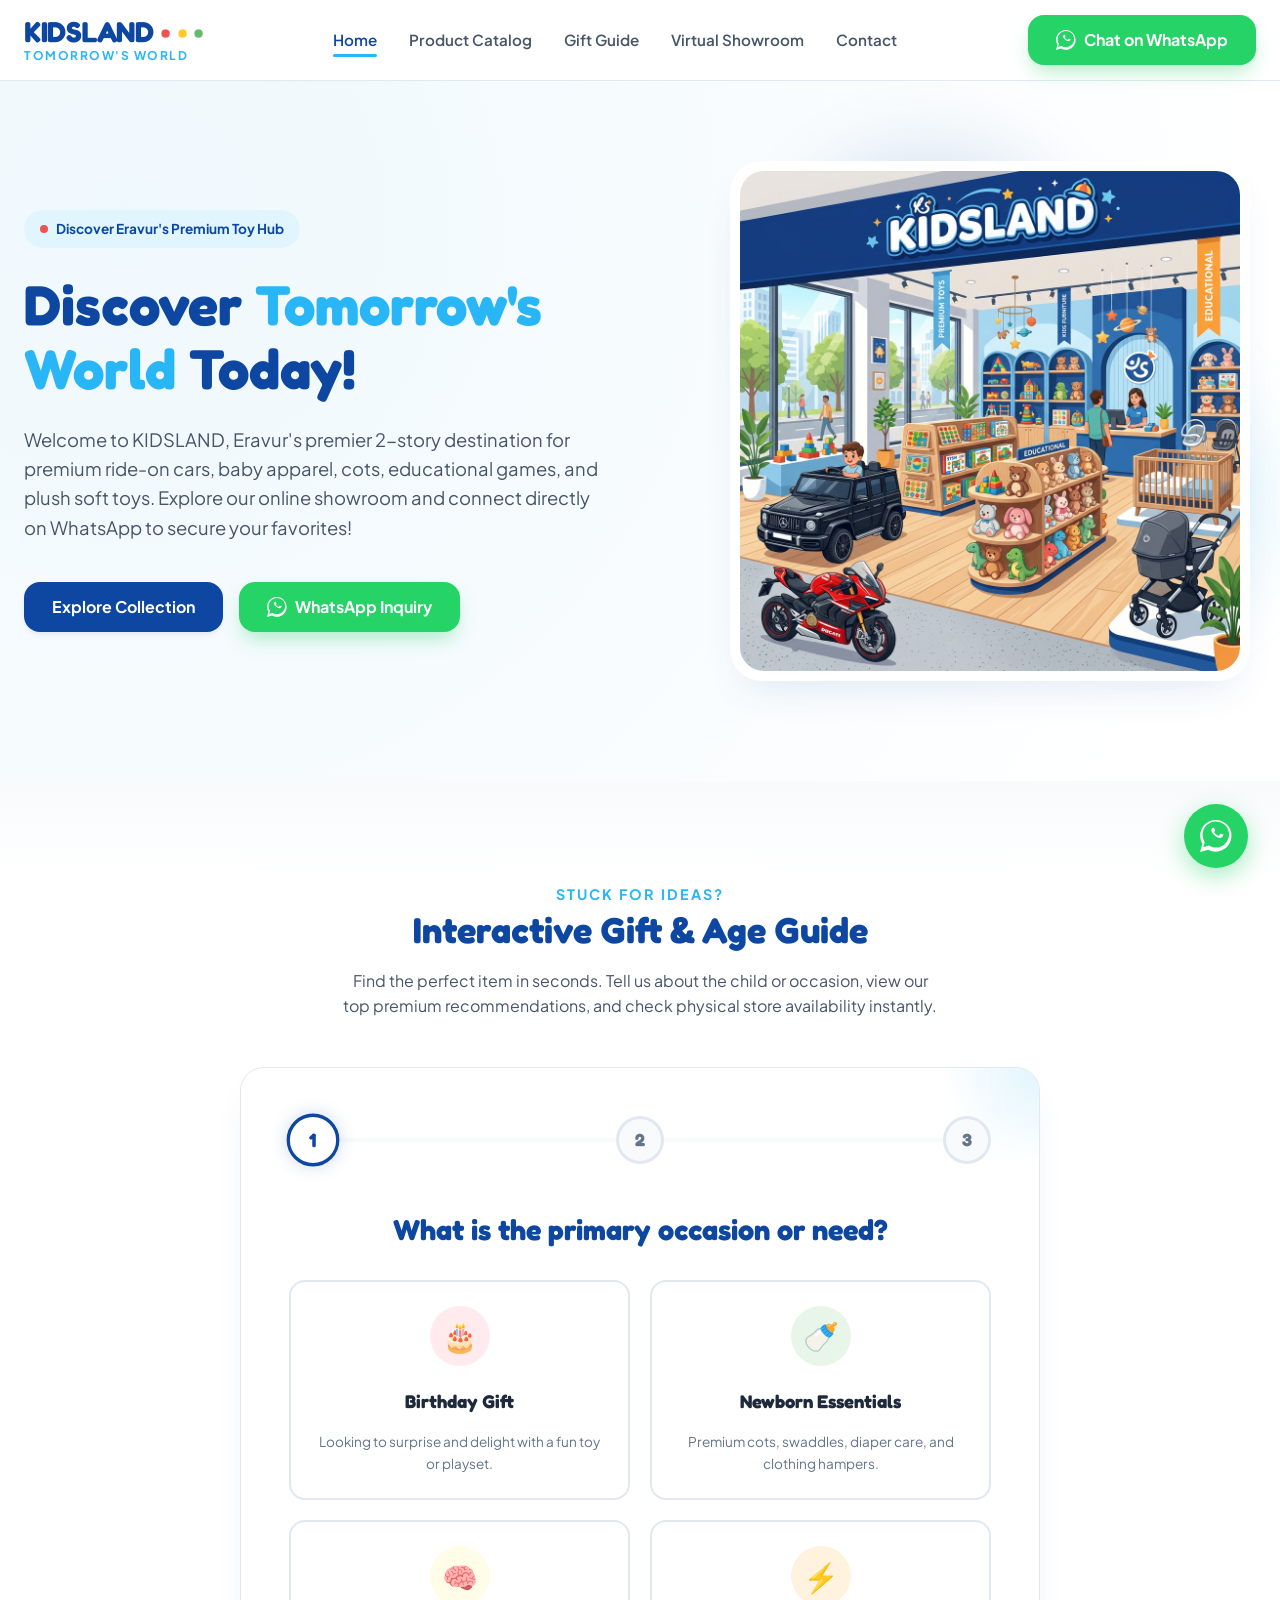
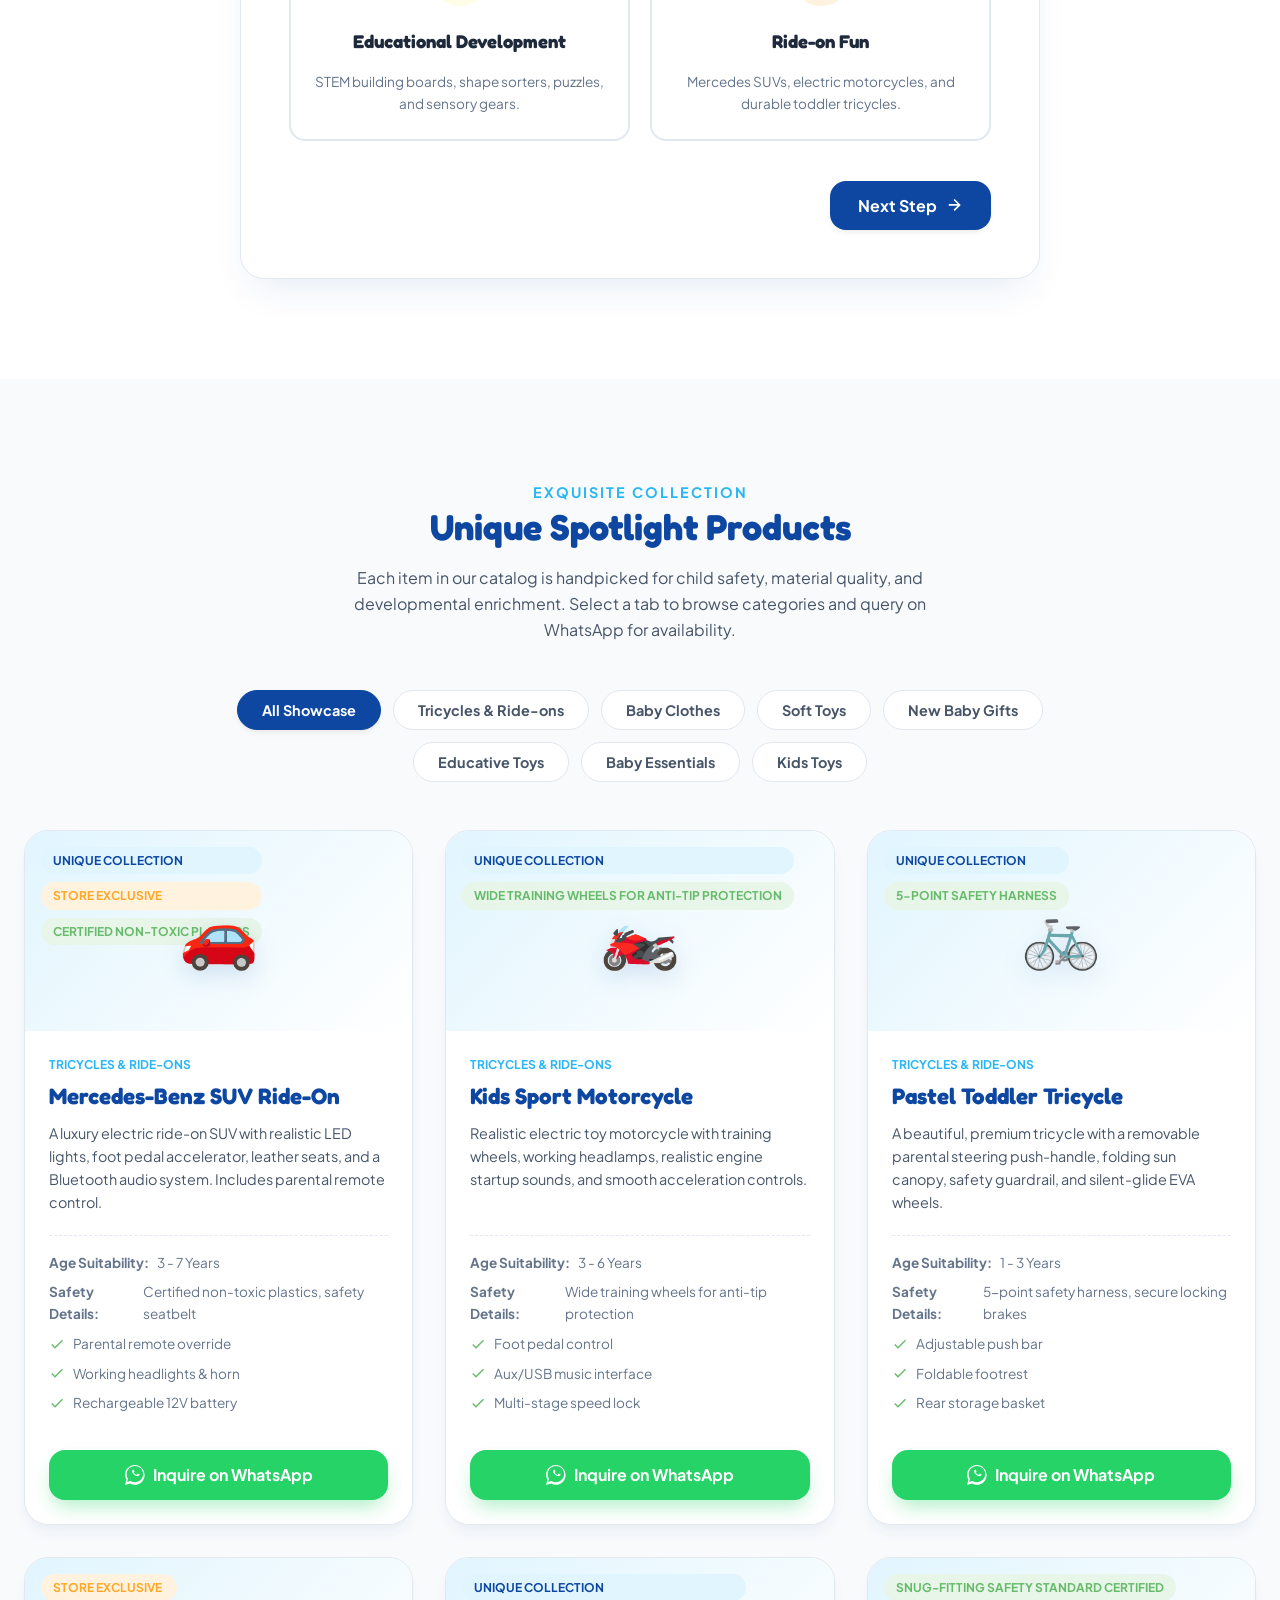
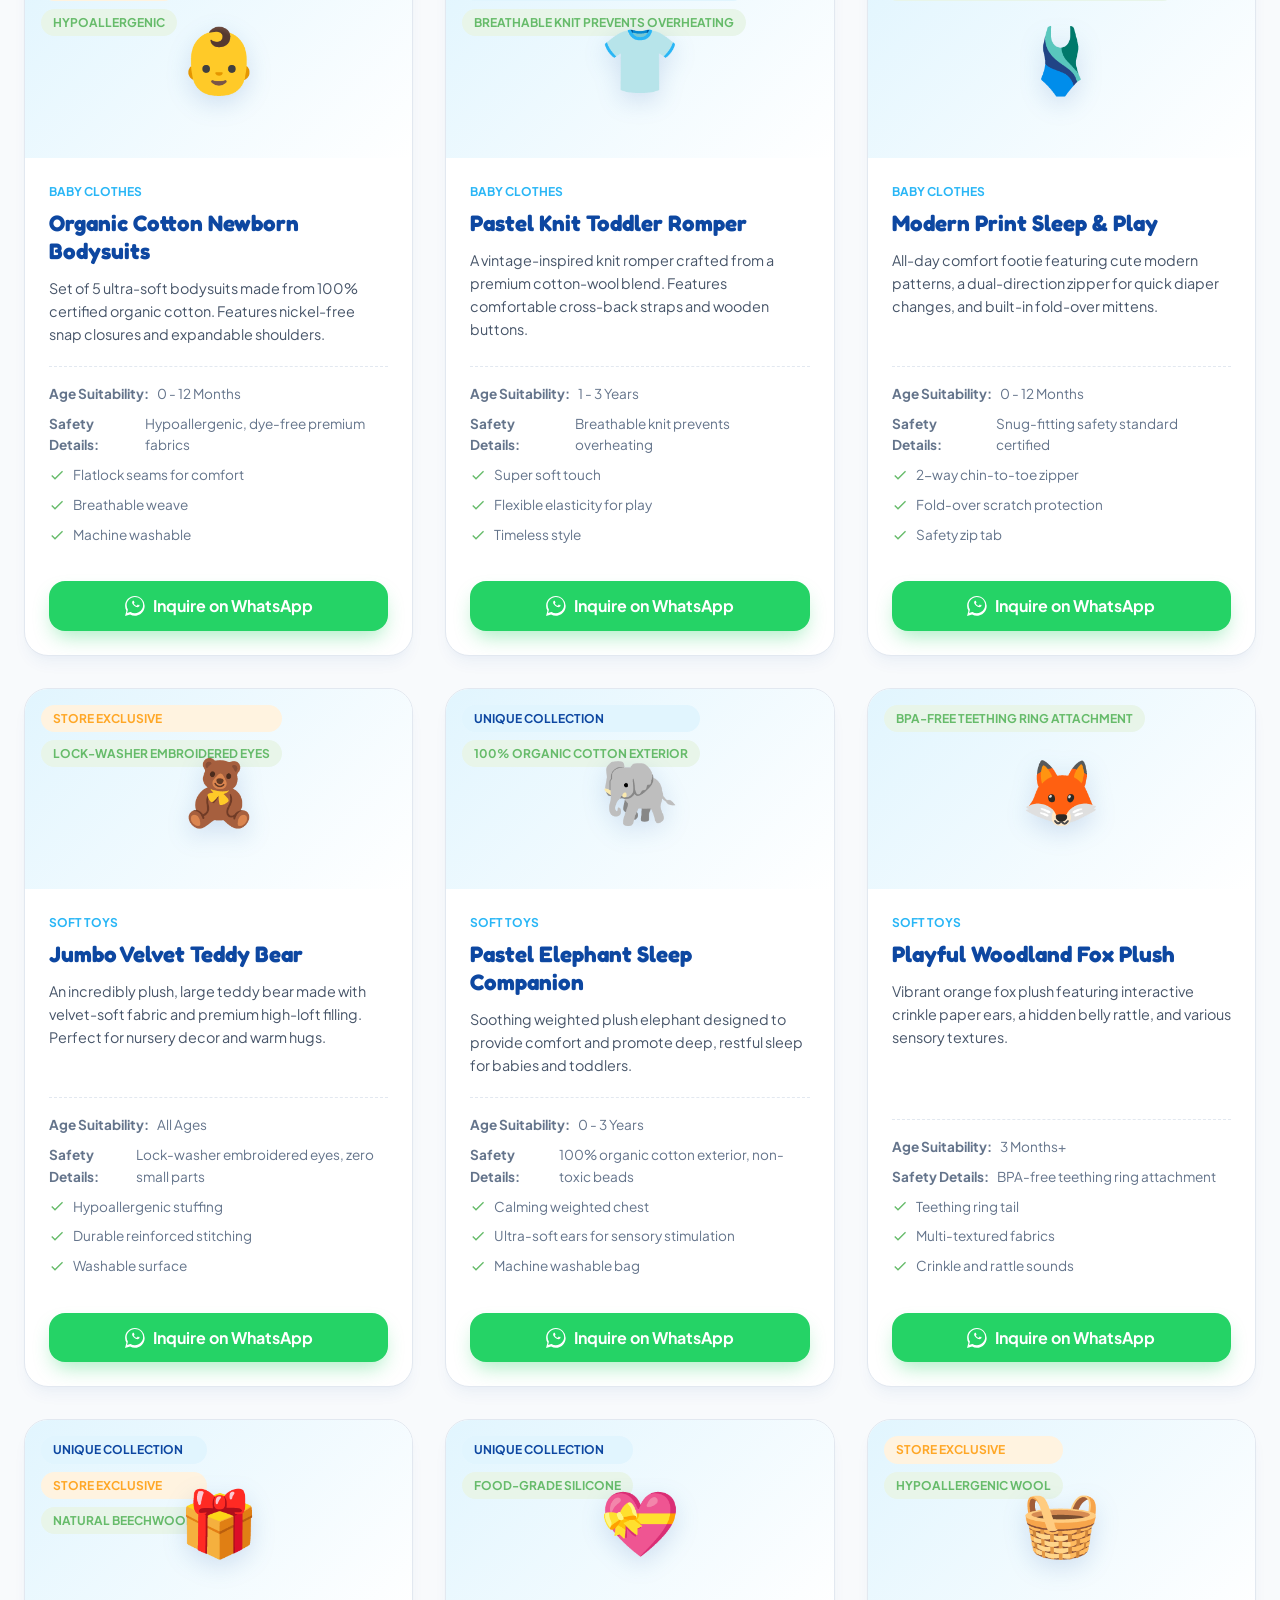
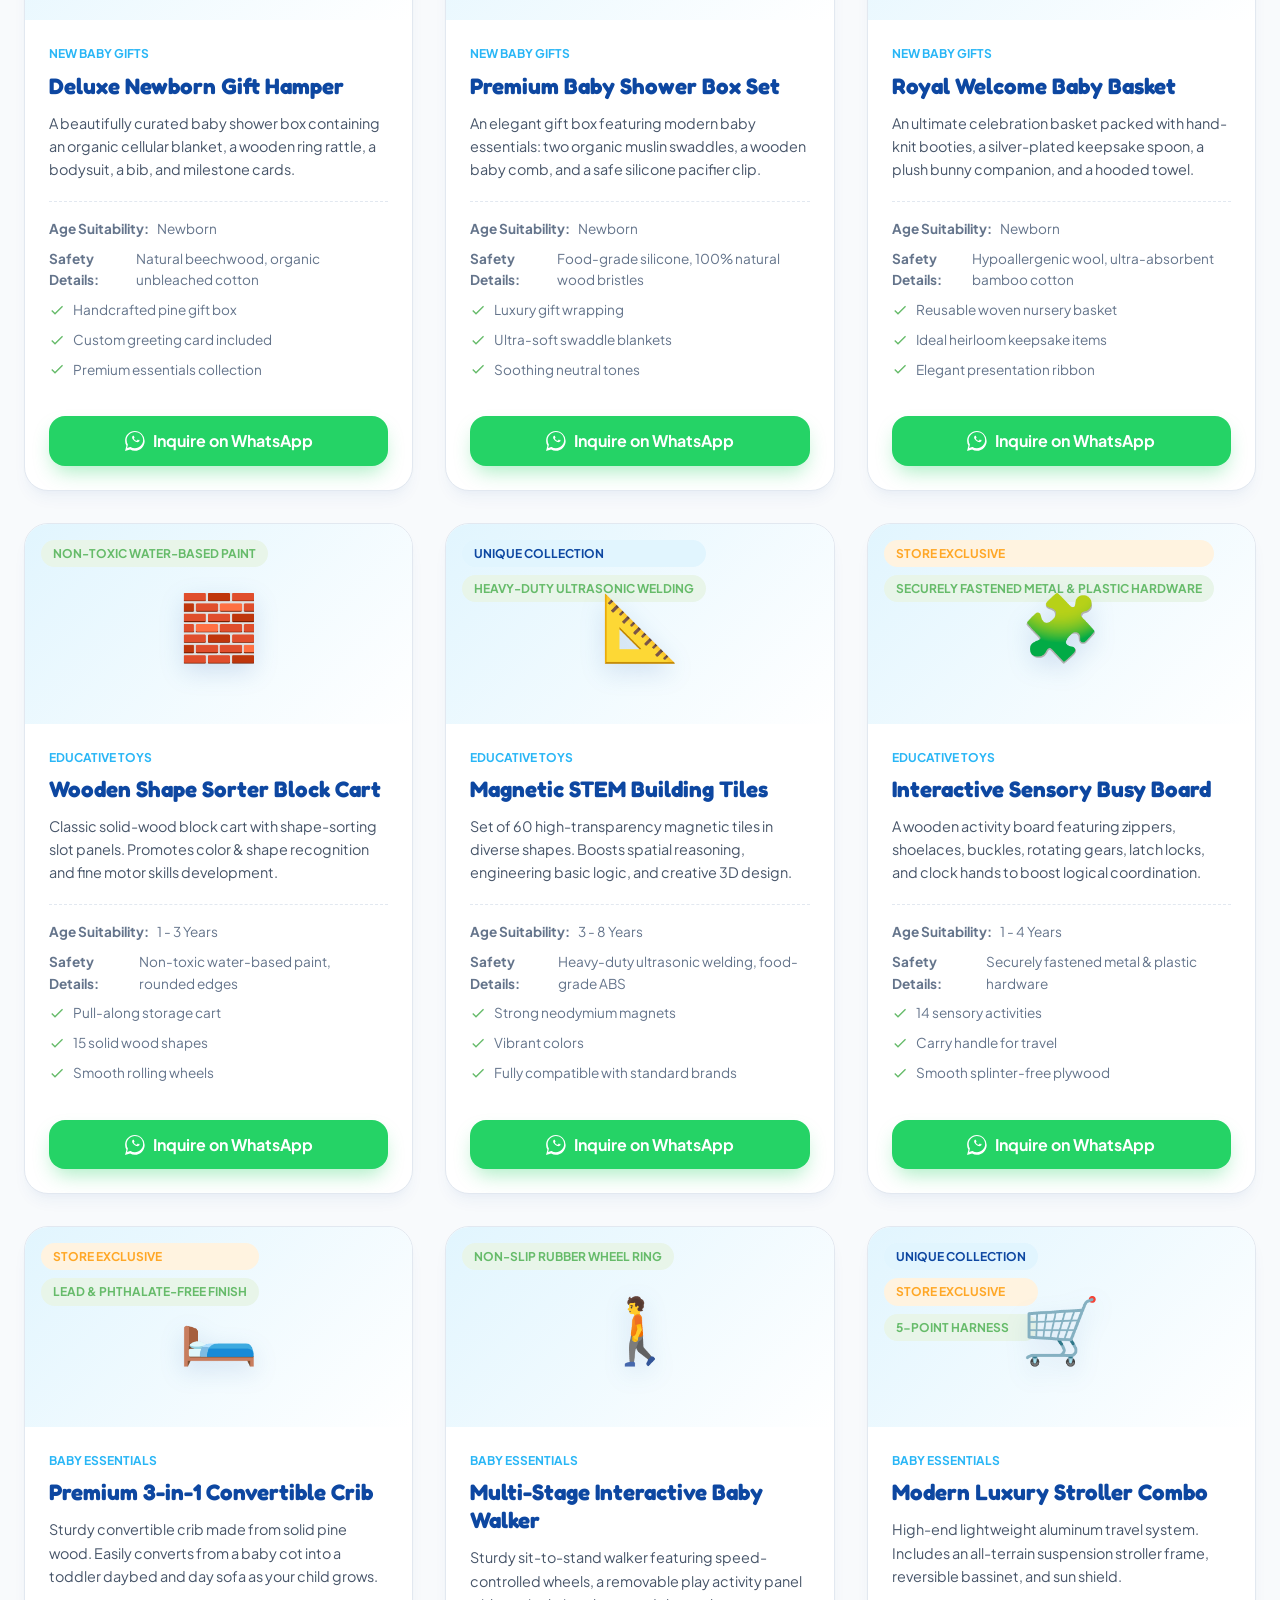
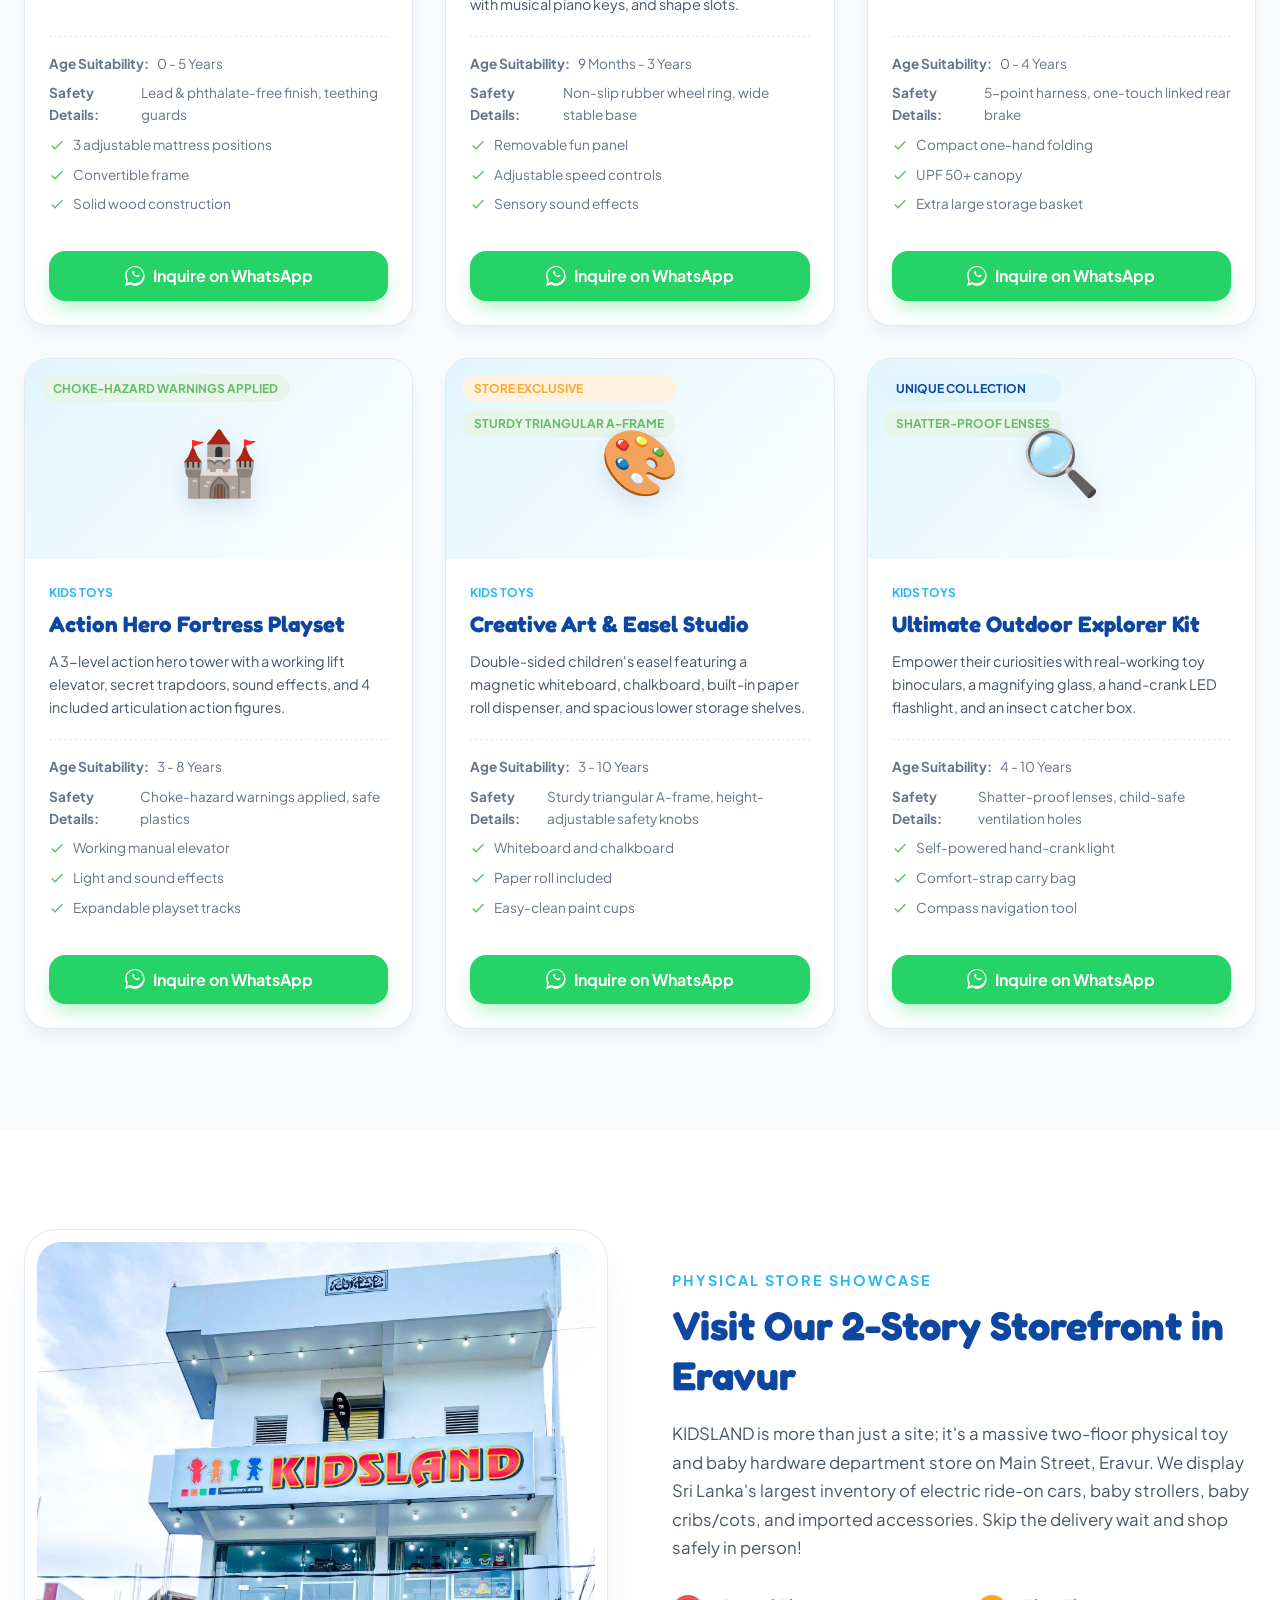
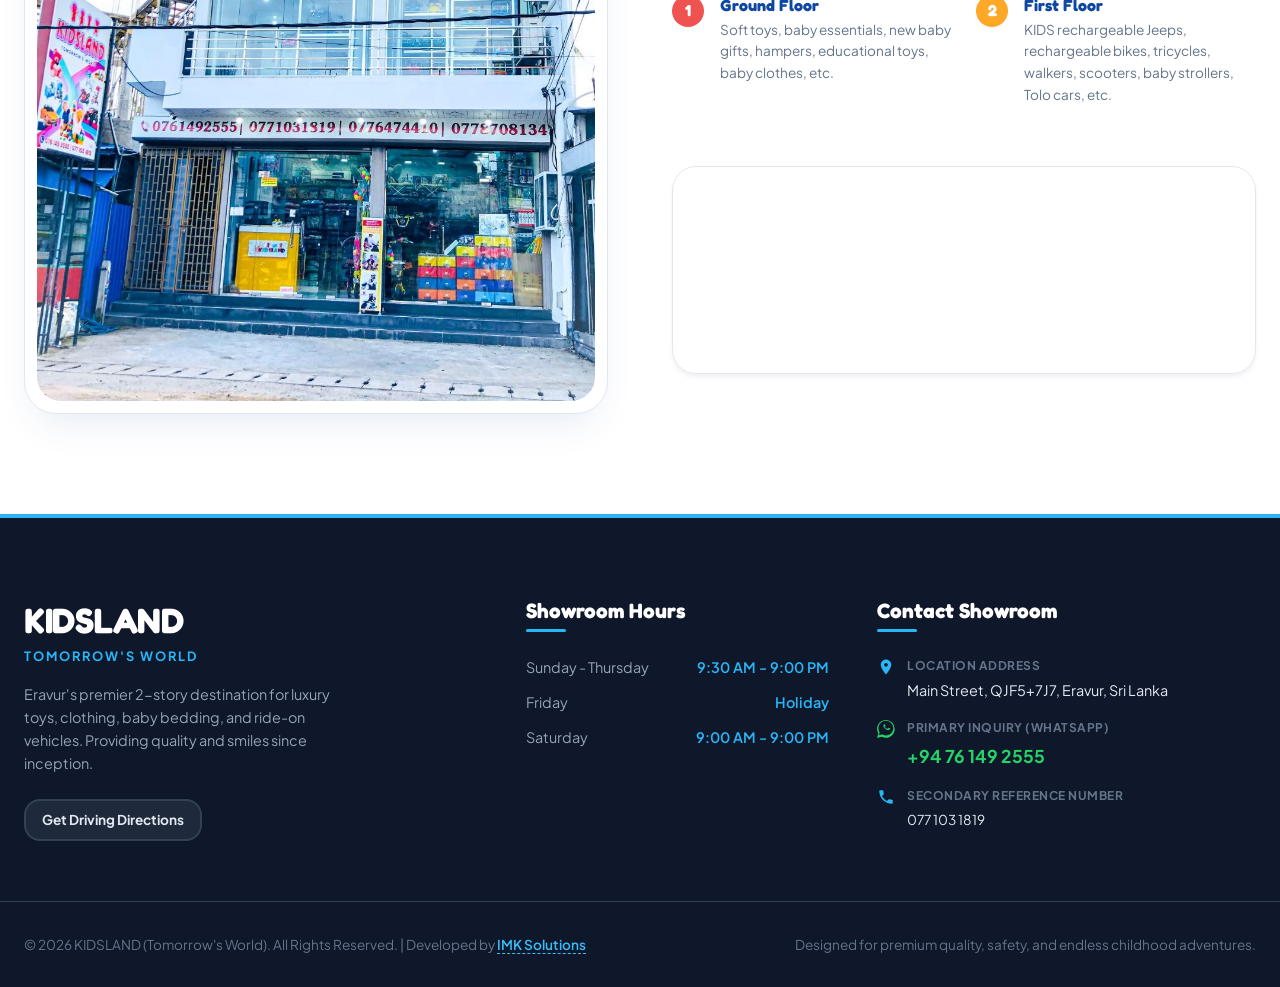
<file: index.html>
<!DOCTYPE html>
<html lang="en">

<head>
  <meta charset="UTF-8">
  <meta name="viewport" content="width=device-width, initial-scale=1.0">
  <title>KIDSLAND - Tomorrow's World | Premium Toy Showroom & Baby Essentials</title>

  <!-- SEO Meta Tags -->
  <meta name="description"
    content="Discover Kids Land (Tomorrow's World) in Eravur, Sri Lanka. Explore two floors of premium kids' toys, ride-ons, baby clothes, cots, and essentials. Inquire on WhatsApp today.">
  <meta name="keywords"
    content="Kidsland Eravur, Tomorrows World Eravur, baby toys Eravur, premium baby cots Sri Lanka, kids ride on cars Eravur, baby clothes Eravur, Sri Lanka baby shop">
  <meta name="author" content="IMK Solutions">
  <meta name="designer" content="IMK Solutions">
  <meta name="robots" content="index, follow">
  <link rel="canonical" href="https://kids-land-rosy.vercel.app/">

  <!-- Open Graph / Facebook -->
  <meta property="og:type" content="website">
  <meta property="og:url" content="https://kids-land-rosy.vercel.app/">
  <meta property="og:title" content="KIDSLAND - Tomorrow's World | Premium Toy Showroom & Baby Essentials">
  <meta property="og:description"
    content="Eravur's premier 2-story destination for premium kids' toys, ride-on cars, baby essentials, and gifts. Explore our showroom and inquire instantly on WhatsApp.">
  <meta property="og:image" content="https://kids-land-rosy.vercel.app/assets/hero_showroom.png">

  <!-- Twitter Cards -->
  <meta name="twitter:card" content="summary_large_image">
  <meta name="twitter:title" content="KIDSLAND - Tomorrow's World | Premium Toy Showroom & Baby Essentials">
  <meta name="twitter:description" content="Eravur's premier 2-story destination for premium kids' toys, ride-on cars, baby essentials, and gifts. Explore our showroom and inquire instantly on WhatsApp.">
  <meta name="twitter:image" content="https://kids-land-rosy.vercel.app/assets/hero_showroom.png">

  <!-- Stylesheets -->
  <link rel="stylesheet" href="styles.css">

  <!-- Favicon placeholder (Uses high quality emoji svg) -->
  <link rel="icon"
    href="data:image/svg+xml,<svg xmlns=%22http://www.w3.org/2000/svg%22 viewBox=%220 0 100 100%22><text y=%22.9em%22 font-size=%2290%22>🧸</text></svg>">

  <!-- Local SEO Structured Data Schema -->
  <script type="application/ld+json">
  {
    "@context": "https://schema.org",
    "@type": "LocalBusiness",
    "name": "KIDSLAND",
    "alternateName": "Tomorrow's World",
    "image": [
      "https://kids-land-rosy.vercel.app/assets/hero_showroom.png",
      "https://kids-land-rosy.vercel.app/assets/store.jpg"
    ],
    "@id": "https://kids-land-rosy.vercel.app/#localbusiness",
    "url": "https://kids-land-rosy.vercel.app/",
    "telephone": "+94761492555",
    "priceRange": "$$",
    "address": {
      "@type": "PostalAddress",
      "streetAddress": "Main Street, QJF5+7J7",
      "addressLocality": "Eravur",
      "addressRegion": "Eastern Province",
      "postalCode": "30300",
      "addressCountry": "LK"
    },
    "geo": {
      "@type": "GeoCoordinates",
      "latitude": 7.773030,
      "longitude": 81.609062
    },
    "openingHoursSpecification": [
      {
        "@type": "OpeningHoursSpecification",
        "dayOfWeek": [
          "Sunday",
          "Monday",
          "Tuesday",
          "Wednesday",
          "Thursday"
        ],
        "opens": "09:30",
        "closes": "21:00"
      },
      {
        "@type": "OpeningHoursSpecification",
        "dayOfWeek": "Saturday",
        "opens": "09:00",
        "closes": "21:00"
      }
    ],
    "contactPoint": {
      "@type": "ContactPoint",
      "telephone": "+94761492555",
      "contactType": "customer service",
      "contactOption": "WhatsAppInquiry",
      "availableLanguage": ["English", "Tamil", "Sinhala"]
    }
  }
  </script>
</head>

<body>

  <!-- Sticky Header & Navigation -->
  <header>
    <div class="container navbar">
      <a href="#" class="logo-container" id="logo">
        <h1 class="logo-main">
          KIDSLAND
          <span class="dot-red">•</span>
          <span class="dot-yellow">•</span>
          <span class="dot-green">•</span>
        </h1>
        <span class="logo-tagline">Tomorrow's World</span>
      </a>

      <nav>
        <ul class="nav-menu">
          <li><a href="#" class="nav-link active">Home</a></li>
          <li><a href="#showcase" class="nav-link">Product Catalog</a></li>
          <li><a href="#guide" class="nav-link">Gift Guide</a></li>
          <li><a href="#about" class="nav-link">Virtual Showroom</a></li>
          <li><a href="#contact" class="nav-link">Contact</a></li>
        </ul>
      </nav>

      <div class="nav-actions">
        <!-- Main WhatsApp Header CTA -->
        <a href="https://wa.me/94761492555?text=Hi%20Kidsland!%20I'm%20visiting%20your%20website%20and%20would%20like%20to%20chat%20about%20your%20latest%20arrivals."
          target="_blank" class="btn btn-whatsapp" id="header-wa-cta">
          <svg viewBox="0 0 24 24">
            <path
              d="M.057 24l1.687-6.163c-1.041-1.804-1.588-3.849-1.587-5.946C.057 5.284 5.342 0 11.83 0c3.143.001 6.097 1.226 8.318 3.45A11.758 11.758 0 0 1 23.596 11.89c0 6.55-5.286 11.834-11.776 11.834-1.996-.001-3.957-.512-5.711-1.488L0 24zm6.59-4.837c1.66.986 3.298 1.503 5.233 1.504 5.438 0 9.864-4.422 9.866-9.859.001-2.634-1.023-5.11-2.883-6.97C16.945 2.08 14.476 1.055 11.84 1.055c-5.442 0-9.87 4.425-9.872 9.863-.001 2.01.523 3.978 1.52 5.715l-.994 3.633 3.731-.979zm11.168-7.836c-.29-.146-1.718-.847-1.984-.943-.265-.097-.459-.146-.653.146-.193.29-.75.943-.919 1.137-.168.193-.337.217-.627.072-1.288-.644-2.126-1.127-2.966-2.57-.223-.383.223-.356.638-1.182.073-.146.037-.272-.018-.383-.056-.11-.459-1.109-.628-1.517-.165-.397-.333-.343-.459-.349-.118-.006-.254-.007-.39-.007-.136 0-.356.051-.543.255-.187.204-.714.698-.714 1.701 0 1.004.73 1.974.832 2.11.102.136 1.436 2.193 3.479 3.073.486.209.865.334 1.161.428.489.155.934.133 1.286.08.392-.058 1.717-.701 1.959-1.378.243-.677.243-1.258.17-1.378-.073-.121-.265-.193-.555-.339z" />
          </svg>
          Chat on WhatsApp
        </a>
        <button class="mobile-menu-btn" aria-label="Toggle Menu">
          <span></span>
          <span></span>
          <span></span>
        </button>
      </div>
    </div>
  </header>

  <!-- Hero Section -->
  <section class="hero-section" id="home">
    <div class="container hero-grid">
      <div class="hero-content">
        <div class="hero-badge">
          <span></span> Discover Eravur's Premium Toy Hub
        </div>
        <h2 class="hero-title">Discover <span>Tomorrow's World</span> Today!</h2>
        <p class="hero-description">
          Welcome to KIDSLAND, Eravur's premier 2-story destination for premium ride-on cars, baby apparel, cots,
          educational games, and plush soft toys. Explore our online showroom and connect directly on WhatsApp to secure
          your favorites!
        </p>
        <div class="hero-actions">
          <a href="#showcase" class="btn btn-primary" id="hero-explore-btn">Explore Collection</a>
          <a href="https://wa.me/94761492555?text=Hi%20Kidsland!%20I%20saw%20your%20digital%20showroom.%20I%20would%20like%20to%20inquire%20about%20your%20product%20ranges%20and%20stock."
            target="_blank" class="btn btn-whatsapp" id="hero-wa-inquiry">
            <svg viewBox="0 0 24 24">
              <path
                d="M.057 24l1.687-6.163c-1.041-1.804-1.588-3.849-1.587-5.946C.057 5.284 5.342 0 11.83 0c3.143.001 6.097 1.226 8.318 3.45A11.758 11.758 0 0 1 23.596 11.89c0 6.55-5.286 11.834-11.776 11.834-1.996-.001-3.957-.512-5.711-1.488L0 24zm6.59-4.837c1.66.986 3.298 1.503 5.233 1.504 5.438 0 9.864-4.422 9.866-9.859.001-2.634-1.023-5.11-2.883-6.97C16.945 2.08 14.476 1.055 11.84 1.055c-5.442 0-9.87 4.425-9.872 9.863-.001 2.01.523 3.978 1.52 5.715l-.994 3.633 3.731-.979zm11.168-7.836c-.29-.146-1.718-.847-1.984-.943-.265-.097-.459-.146-.653.146-.193.29-.75.943-.919 1.137-.168.193-.337.217-.627.072-1.288-.644-2.126-1.127-2.966-2.57-.223-.383.223-.356.638-1.182.073-.146.037-.272-.018-.383-.056-.11-.459-1.109-.628-1.517-.165-.397-.333-.343-.459-.349-.118-.006-.254-.007-.39-.007-.136 0-.356.051-.543.255-.187.204-.714.698-.714 1.701 0 1.004.73 1.974.832 2.11.102.136 1.436 2.193 3.479 3.073.486.209.865.334 1.161.428.489.155.934.133 1.286.08.392-.058 1.717-.701 1.959-1.378.243-.677.243-1.258.17-1.378-.073-.121-.265-.193-.555-.339z" />
            </svg>
            WhatsApp Inquiry
          </a>
        </div>
      </div>
      <div class="hero-visual">
        <div class="hero-image-wrapper">
          <img src="assets/hero_showroom.png" alt="Kids Land Showroom Illustration" class="hero-image">
        </div>
        <div class="hero-bg-shapes">
          <div class="shape shape-1"></div>
          <div class="shape shape-2"></div>
        </div>
      </div>
    </div>
  </section>

  <!-- Interactive Age & Gift Guide -->
  <section class="guide-section" id="guide">
    <div class="container">
      <div class="text-center">
        <span class="section-subtitle">Stuck for ideas?</span>
        <h2 class="section-title">Interactive Gift & Age Guide</h2>
        <p class="section-description">
          Find the perfect item in seconds. Tell us about the child or occasion, view our top premium recommendations,
          and check physical store availability instantly.
        </p>
      </div>

      <div class="wizard-card">
        <!-- Progress Steps -->
        <div class="wizard-progress">
          <div class="progress-line"></div>
          <div class="progress-step active" id="p-step-1">1</div>
          <div class="progress-step" id="p-step-2">2</div>
          <div class="progress-step" id="p-step-3">3</div>
        </div>

        <!-- Step 1: Occasion / Need -->
        <div class="wizard-step active" data-step="1">
          <h3 class="wizard-question">What is the primary occasion or need?</h3>
          <div class="wizard-options">
            <div class="option-card opt-1" data-value="birthday">
              <div class="option-icon">🎂</div>
              <h4 class="option-title">Birthday Gift</h4>
              <p class="option-desc">Looking to surprise and delight with a fun toy or playset.</p>
            </div>
            <div class="option-card opt-2" data-value="newborn">
              <div class="option-icon">🍼</div>
              <h4 class="option-title">Newborn Essentials</h4>
              <p class="option-desc">Premium cots, swaddles, diaper care, and clothing hampers.</p>
            </div>
            <div class="option-card opt-3" data-value="educational">
              <div class="option-icon">🧠</div>
              <h4 class="option-title">Educational Development</h4>
              <p class="option-desc">STEM building boards, shape sorters, puzzles, and sensory gears.</p>
            </div>
            <div class="option-card opt-4" data-value="rideon">
              <div class="option-icon">⚡</div>
              <h4 class="option-title">Ride-on Fun</h4>
              <p class="option-desc">Mercedes SUVs, electric motorcycles, and durable toddler tricycles.</p>
            </div>
          </div>
        </div>

        <!-- Step 2: Age Group -->
        <div class="wizard-step" data-step="2">
          <h3 class="wizard-question">Select the child's age group:</h3>
          <div class="wizard-options">
            <div class="option-card opt-1" data-value="infant">
              <div class="option-icon">🍼</div>
              <h4 class="option-title">Infant (0-12 Months)</h4>
              <p class="option-desc">Cots, sleep companions, soft fabrics, and simple grip rattles.</p>
            </div>
            <div class="option-card opt-2" data-value="toddler">
              <div class="option-icon">🧸</div>
              <h4 class="option-title">Toddler (1-3 Years)</h4>
              <p class="option-desc">Tricycles, shape sorters, plush toys, and rompers.</p>
            </div>
            <div class="option-card opt-3" data-value="preschooler">
              <div class="option-icon">🎨</div>
              <h4 class="option-title">Preschooler (3-5 Years)</h4>
              <p class="option-desc">Ride-ons, STEM tiles, sensory busy boards, and art easels.</p>
            </div>
            <div class="option-card opt-4" data-value="bigkids">
              <div class="option-icon">🎒</div>
              <h4 class="option-title">Big Kids (5+ Years)</h4>
              <p class="option-desc">Action figure fortresses, outdoor kits, and electric motorbikes.</p>
            </div>
          </div>
        </div>

        <!-- Step 3: Recommendation Display -->
        <div class="wizard-step" data-step="3">
          <h3 class="wizard-question">Our Premium Showroom Recommendations</h3>
          <div class="recommendations-container">
            <!-- Dynamic items rendered via JS -->
          </div>
          <button id="wizard-reset-btn" class="btn btn-secondary guide-reset-btn">
            Start Over
          </button>
        </div>

        <!-- Wizard Nav Actions -->
        <div class="wizard-nav">
          <button id="wizard-prev-btn" class="btn btn-secondary" style="visibility: hidden;">
            <svg viewBox="0 0 24 24" width="18" height="18" fill="currentColor" style="transform: rotate(180deg);">
              <path d="M5 13h11.86l-5.43 5.43 1.42 1.42L21 12 12.85 3.85l-1.42 1.42 5.43 5.43H5v2z" />
            </svg>
            Back
          </button>
          <button id="wizard-next-btn" class="btn btn-primary" disabled>
            Next Step
            <svg viewBox="0 0 24 24" width="18" height="18" fill="currentColor">
              <path d="M5 13h11.86l-5.43 5.43 1.42 1.42L21 12 12.85 3.85l-1.42 1.42 5.43 5.43H5v2z" />
            </svg>
          </button>
        </div>
      </div>
    </div>
  </section>

  <!-- Product Showcase & Grid -->
  <section class="showcase-section" id="showcase">
    <div class="container">
      <div class="text-center">
        <span class="section-subtitle">Exquisite collection</span>
        <h2 class="section-title">Unique Spotlight Products</h2>
        <p class="section-description">
          Each item in our catalog is handpicked for child safety, material quality, and developmental enrichment.
          Select a tab to browse categories and query on WhatsApp for availability.
        </p>
      </div>

      <!-- Tab Categories Navigation -->
      <div class="tab-container">
        <button class="tab-btn active" data-filter="all">All Showcase</button>
        <button class="tab-btn" data-filter="tricycles-rideons">Tricycles & Ride-ons</button>
        <button class="tab-btn" data-filter="baby-clothes">Baby Clothes</button>
        <button class="tab-btn" data-filter="soft-toys">Soft Toys</button>
        <button class="tab-btn" data-filter="baby-gifts">New Baby Gifts</button>
        <button class="tab-btn" data-filter="educative-toys">Educative Toys</button>
        <button class="tab-btn" data-filter="baby-essentials">Baby Essentials</button>
        <button class="tab-btn" data-filter="kids-toys">Kids Toys</button>
      </div>

      <!-- Product Cards Grid -->
      <div class="product-grid">
        <!-- Rendered dynamically by JavaScript -->
      </div>
    </div>
  </section>

  <!-- Store Promotion & Trust Section (2-Story Preview) -->
  <section class="promo-section" id="about">
    <div class="container promo-grid">
      <div class="promo-image-container">
        <img src="assets/store.jpg" alt="Kids Land 2-Story Department Store" class="promo-image">
      </div>
      <div class="promo-content">
        <span class="promo-tagline">Physical Store Showcase</span>
        <h2 class="promo-title">Visit Our 2-Story Storefront in Eravur</h2>
        <p class="promo-desc">
          KIDSLAND is more than just a site; it's a massive two-floor physical toy and baby hardware department store on
          Main Street, Eravur. We display Sri Lanka's largest inventory of electric ride-on cars, baby strollers, baby
          cribs/cots, and imported accessories. Skip the delivery wait and shop safely in person!
        </p>

        <!-- Feature Points -->
        <div class="features-grid">
          <div class="feature-item">
            <div class="feature-dot fd-1">1</div>
            <div class="feature-text">
              <h4>Ground Floor</h4>
              <p>Soft toys, baby essentials, new baby gifts, hampers, educational toys, baby clothes, etc.</p>
            </div>
          </div>
          <div class="feature-item">
            <div class="feature-dot fd-2">2</div>
            <div class="feature-text">
              <h4>First Floor</h4>
              <p>KIDS rechargeable Jeeps, rechargeable bikes, tricycles, walkers, scooters, baby strollers, Tolo cars,
                etc.</p>
            </div>
          </div>

        </div>

        <!-- Google Map Integration -->
        <div class="map-container">
          <iframe
            src="https://maps.google.com/maps?q=KIDSLAND%20(Tomorrow's%20World)%2C%20QJF5%2B7J7%2C%20Eravur&t=&z=17&ie=UTF8&iwloc=&output=embed"
            width="100%" height="200" style="border:0;" allowfullscreen="" loading="lazy"
            referrerpolicy="no-referrer-when-downgrade" title="Kids Land Eravur Location Map">
          </iframe>
        </div>
      </div>
    </div>
  </section>

  <!-- Layout-Rich Footer -->
  <footer id="contact">
    <div class="container footer-grid">
      <!-- Brand & Directions -->
      <div class="footer-brand">
        <h3 class="footer-brand-title">KIDSLAND</h3>
        <span class="footer-brand-tagline">Tomorrow's World</span>
        <p class="footer-brand-desc">
          Eravur's premier 2-story destination for luxury toys, clothing, baby bedding, and ride-on vehicles. Providing
          quality and smiles since inception.
        </p>
        <a href="https://maps.google.com/?q=KIDSLAND%20(Tomorrow's%20World)%2C%20QJF5%2B7J7%2C%20Eravur" target="_blank"
          class="btn btn-secondary"
          style="background-color: #1E293B; border-color: #334155; color: #E2E8F0; align-self: flex-start; margin-top: 8px; font-size: 0.85rem; padding: 8px 16px;">
          Get Driving Directions
        </a>
      </div>

      <!-- Opening Hours -->
      <div>
        <h4 class="footer-hours-title">Showroom Hours</h4>
        <ul class="hours-list">
          <li><span>Sunday - Thursday</span> <span class="highlight">9:30 AM - 9:00 PM</span></li>
          <li><span>Friday</span> <span class="highlight">Holiday</span></li>
          <li><span>Saturday</span> <span class="highlight">9:00 AM - 9:00 PM</span></li>
        </ul>
      </div>

      <!-- Contact Information -->
      <div>
        <h4 class="footer-contact-title">Contact Showroom</h4>
        <ul class="footer-contact-list">
          <li class="contact-item">
            <div class="contact-icon">
              <!-- Location Icon -->
              <svg viewBox="0 0 24 24">
                <path
                  d="M12 2C8.13 2 5 5.13 5 9c0 5.25 7 13 7 13s7-7.75 7-13c0-3.87-3.13-7-7-7zm0 9.5c-1.38 0-2.5-1.12-2.5-2.5s1.12-2.5 2.5-2.5 2.5 1.12 2.5 2.5-1.12 2.5-2.5 2.5z" />
              </svg>
            </div>
            <div class="contact-info">
              <span class="contact-label">Location Address</span>
              <span class="contact-value">Main Street, QJF5+7J7, Eravur, Sri Lanka</span>
            </div>
          </li>
          <li class="contact-item">
            <div class="contact-icon" style="color: var(--whatsapp);">
              <!-- Phone / WA Icon -->
              <svg viewBox="0 0 24 24">
                <path
                  d="M.057 24l1.687-6.163c-1.041-1.804-1.588-3.849-1.587-5.946C.057 5.284 5.342 0 11.83 0c3.143.001 6.097 1.226 8.318 3.45A11.758 11.758 0 0 1 23.596 11.89c0 6.55-5.286 11.834-11.776 11.834-1.996-.001-3.957-.512-5.711-1.488L0 24zm6.59-4.837c1.66.986 3.298 1.503 5.233 1.504 5.438 0 9.864-4.422 9.866-9.859.001-2.634-1.023-5.11-2.883-6.97C16.945 2.08 14.476 1.055 11.84 1.055c-5.442 0-9.87 4.425-9.872 9.863-.001 2.01.523 3.978 1.52 5.715l-.994 3.633 3.731-.979zm11.168-7.836c-.29-.146-1.718-.847-1.984-.943-.265-.097-.459-.146-.653.146-.193.29-.75.943-.919 1.137-.168.193-.337.217-.627.072-1.288-.644-2.126-1.127-2.966-2.57-.223-.383.223-.356.638-1.182.073-.146.037-.272-.018-.383-.056-.11-.459-1.109-.628-1.517-.165-.397-.333-.343-.459-.349-.118-.006-.254-.007-.39-.007-.136 0-.356.051-.543.255-.187.204-.714.698-.714 1.701 0 1.004.73 1.974.832 2.11.102.136 1.436 2.193 3.479 3.073.486.209.865.334 1.161.428.489.155.934.133 1.286.08.392-.058 1.717-.701 1.959-1.378.243-.677.243-1.258.17-1.378-.073-.121-.265-.193-.555-.339z" />
              </svg>
            </div>
            <div class="contact-info">
              <span class="contact-label">Primary Inquiry (WhatsApp)</span>
              <span class="contact-value primary-num">+94 76 149 2555</span>
            </div>
          </li>
          <li class="contact-item">
            <div class="contact-icon">
              <!-- Tel Icon -->
              <svg viewBox="0 0 24 24">
                <path
                  d="M6.62 10.79c1.44 2.83 3.76 5.14 6.59 6.59l2.2-2.2c.27-.27.67-.36 1.02-.24 1.12.37 2.33.57 3.57.57.55 0 1 .45 1 1V20c0 .55-.45 1-1 1-9.39 0-17-7.61-17-17 0-.55.45-1 1-1h3.5c.55 0 1 .45 1 1 0 1.25.2 2.45.57 3.57.11.35.03.74-.25 1.02l-2.2 2.2z" />
              </svg>
            </div>
            <div class="contact-info">
              <span class="contact-label">Secondary Reference Number</span>
              <span class="contact-value" style="font-size: 0.85rem;">077 103 1819</span>
            </div>
          </li>
        </ul>
      </div>
    </div>

    <!-- Bottom Copyright -->
    <div class="container footer-bottom">
      <p>&copy; 2026 KIDSLAND (Tomorrow's World). All Rights Reserved. | Developed by <a href="https://imksolutions.com" target="_blank" rel="noopener noreferrer" class="footer-credit-link">IMK Solutions</a></p>
      <p>Designed for premium quality, safety, and endless childhood adventures.</p>
    </div>
  </footer>

  <!-- Floating WhatsApp Widget -->
  <div class="floating-whatsapp">
    <div class="wa-tooltip">Inquire on WhatsApp</div>
    <a href="https://wa.me/94761492555?text=Hi%20Kidsland!%20I%20am%20exploring%20your%20digital%20showroom%20and%20have%20a%20question%20about%20your%20items."
      target="_blank" class="wa-widget-btn" aria-label="Chat on WhatsApp" id="floating-wa-widget">
      <svg viewBox="0 0 24 24">
        <path
          d="M.057 24l1.687-6.163c-1.041-1.804-1.588-3.849-1.587-5.946C.057 5.284 5.342 0 11.83 0c3.143.001 6.097 1.226 8.318 3.45A11.758 11.758 0 0 1 23.596 11.89c0 6.55-5.286 11.834-11.776 11.834-1.996-.001-3.957-.512-5.711-1.488L0 24zm6.59-4.837c1.66.986 3.298 1.503 5.233 1.504 5.438 0 9.864-4.422 9.866-9.859.001-2.634-1.023-5.11-2.883-6.97C16.945 2.08 14.476 1.055 11.84 1.055c-5.442 0-9.87 4.425-9.872 9.863-.001 2.01.523 3.978 1.52 5.715l-.994 3.633 3.731-.979zm11.168-7.836c-.29-.146-1.718-.847-1.984-.943-.265-.097-.459-.146-.653.146-.193.29-.75.943-.919 1.137-.168.193-.337.217-.627.072-1.288-.644-2.126-1.127-2.966-2.57-.223-.383.223-.356.638-1.182.073-.146.037-.272-.018-.383-.056-.11-.459-1.109-.628-1.517-.165-.397-.333-.343-.459-.349-.118-.006-.254-.007-.39-.007-.136 0-.356.051-.543.255-.187.204-.714.698-.714 1.701 0 1.004.73 1.974.832 2.11.102.136 1.436 2.193 3.479 3.073.486.209.865.334 1.161.428.489.155.934.133 1.286.08.392-.058 1.717-.701 1.959-1.378.243-.677.243-1.258.17-1.378-.073-.121-.265-.193-.555-.339z" />
      </svg>
    </a>
  </div>

  <!-- Scripts -->
  <script src="app.js"></script>
</body>

</html>
</file>
<file: styles.css>
/*
 * KIDSLAND - Tomorrow's World CSS Design System
 * Modern, Playful, and Premium UI/UX Styling
 */

@import url('https://fonts.googleapis.com/css2?family=Fredoka:wght@400;500;600;700&family=Plus+Jakarta+Sans:wght@400;500;600;700;800&display=swap');

:root {
  /* Brand Colors */
  --primary: #0D47A1;
  /* Deep Royal Blue from storefront name */
  --primary-hover: #0a3d8a;
  --secondary: #29B6F6;
  /* Crisp Sky Blue */
  --secondary-hover: #03a9f4;
  --secondary-light: #E1F5FE;
  /* Light sky blue background */
  --whatsapp: #25D366;
  /* Official WhatsApp Green for conversions */
  --whatsapp-hover: #20BA5A;

  /* Playful Accents (From physical storefront sign icons) */
  --accent-red: #EF5350;
  --accent-green: #66BB6A;
  --accent-yellow: #FFCA28;
  --accent-orange: #FFA726;
  --accent-purple: #AB47BC;

  /* Neutral Palette */
  --text-dark: #1E293B;
  /* Sleek charcoal for premium feel */
  --text-medium: #475569;
  --text-light: #64748B;
  --bg-light: #F8FAFC;
  --bg-white: #FFFFFF;
  --border-color: #E2E8F0;

  /* Fonts */
  --font-header: 'Fredoka', sans-serif;
  --font-body: 'Plus Jakarta Sans', sans-serif;

  /* Dimensions & Spacing */
  --border-radius-sm: 8px;
  --border-radius-md: 16px;
  --border-radius-lg: 24px;
  --border-radius-xl: 32px;

  /* Shadows & Elevations */
  --shadow-sm: 0 1px 3px rgba(0, 0, 0, 0.1);
  --shadow-md: 0 4px 6px -1px rgba(0, 0, 0, 0.05), 0 2px 4px -1px rgba(0, 0, 0, 0.03);
  --shadow-lg: 0 10px 15px -3px rgba(13, 71, 161, 0.05), 0 4px 6px -2px rgba(13, 71, 161, 0.02);
  --shadow-premium: 0 20px 40px -15px rgba(13, 71, 161, 0.12);
  --shadow-whatsapp: 0 10px 20px -5px rgba(37, 211, 102, 0.4);

  /* Animations */
  --transition-fast: 0.15s ease;
  --transition-normal: 0.3s cubic-bezier(0.4, 0, 0.2, 1);
  --transition-slow: 0.5s cubic-bezier(0.4, 0, 0.2, 1);
}

/* Reset & Base Styles */
*,
*::before,
*::after {
  box-sizing: border-box;
  margin: 0;
  padding: 0;
}

html {
  scroll-behavior: smooth;
  font-family: var(--font-body);
  color: var(--text-dark);
  background-color: var(--bg-light);
  line-height: 1.6;
}

body {
  overflow-x: hidden;
}

h1,
h2,
h3,
h4,
h5,
h6 {
  font-family: var(--font-header);
  font-weight: 700;
  line-height: 1.25;
}

a {
  color: inherit;
  text-decoration: none;
  transition: var(--transition-fast);
}

/* Common Components & Utilities */
.container {
  width: 100%;
  max-width: 1280px;
  margin: 0 auto;
  padding: 0 24px;
}

.btn {
  display: inline-flex;
  align-items: center;
  justify-content: center;
  gap: 8px;
  padding: 12px 28px;
  font-family: var(--font-body);
  font-weight: 700;
  font-size: 1rem;
  border-radius: var(--border-radius-md);
  border: none;
  cursor: pointer;
  transition: var(--transition-normal);
  text-align: center;
}

.btn-primary {
  background-color: var(--primary);
  color: var(--bg-white);
  box-shadow: var(--shadow-md);
}

.btn-primary:hover {
  background-color: var(--primary-hover);
  transform: translateY(-2px);
  box-shadow: var(--shadow-lg);
}

.btn-secondary {
  background-color: var(--secondary-light);
  color: var(--primary);
  border: 2px solid var(--secondary-light);
}

.btn-secondary:hover {
  background-color: var(--secondary);
  color: var(--bg-white);
  border-color: var(--secondary);
  transform: translateY(-2px);
}

.btn-whatsapp {
  background-color: var(--whatsapp);
  color: var(--bg-white);
  box-shadow: var(--shadow-whatsapp);
}

.btn-whatsapp:hover {
  background-color: var(--whatsapp-hover);
  transform: translateY(-2px);
  box-shadow: 0 12px 24px -5px rgba(37, 211, 102, 0.6);
}

.btn-whatsapp svg {
  fill: currentColor;
  width: 20px;
  height: 20px;
}

/* Badge System */
.badge {
  display: inline-block;
  padding: 4px 12px;
  font-size: 0.75rem;
  font-weight: 700;
  border-radius: 9999px;
  text-transform: uppercase;
}

.badge-unique {
  background-color: var(--secondary-light);
  color: var(--primary);
}

.badge-exclusive {
  background-color: #FFF3E0;
  color: var(--accent-orange);
}

.badge-safety {
  background-color: #E8F5E9;
  color: var(--accent-green);
}

/* Typography Helpers */
.text-center {
  text-align: center;
}

.section-subtitle {
  color: var(--secondary);
  text-transform: uppercase;
  font-size: 0.9rem;
  letter-spacing: 2px;
  font-weight: 700;
  margin-bottom: 8px;
}

.section-title {
  font-size: 2.25rem;
  margin-bottom: 16px;
  color: var(--primary);
}

.section-description {
  max-width: 600px;
  margin: 0 auto 48px auto;
  color: var(--text-medium);
}

/* --- Sticky Header & Navigation --- */
header {
  position: sticky;
  top: 0;
  z-index: 1000;
  background-color: rgba(255, 255, 255, 0.9);
  backdrop-filter: blur(12px);
  -webkit-backdrop-filter: blur(12px);
  border-bottom: 1px solid var(--border-color);
  transition: var(--transition-normal);
}

header.scrolled {
  box-shadow: var(--shadow-md);
  padding: 8px 0;
}

header .navbar {
  display: flex;
  align-items: center;
  justify-content: space-between;
  height: 80px;
}

.logo-container {
  display: flex;
  flex-direction: column;
}

.logo-main {
  font-size: 1.8rem;
  color: var(--primary);
  font-weight: 700;
  letter-spacing: -0.5px;
  display: flex;
  align-items: center;
  gap: 8px;
}

.logo-main span.dot-red {
  color: var(--accent-red);
}

.logo-main span.dot-yellow {
  color: var(--accent-yellow);
}

.logo-main span.dot-green {
  color: var(--accent-green);
}

.logo-tagline {
  font-size: 0.75rem;
  color: var(--secondary);
  font-weight: 700;
  letter-spacing: 1.5px;
  text-transform: uppercase;
  margin-top: -4px;
}

.nav-menu {
  display: flex;
  list-style: none;
  gap: 32px;
}

.nav-link {
  font-weight: 600;
  font-size: 0.95rem;
  color: var(--text-medium);
  position: relative;
  padding: 8px 0;
}

.nav-link:hover,
.nav-link.active {
  color: var(--primary);
}

.nav-link::after {
  content: '';
  position: absolute;
  bottom: 0;
  left: 0;
  width: 0;
  height: 3px;
  background-color: var(--secondary);
  border-radius: 99px;
  transition: var(--transition-normal);
}

.nav-link:hover::after,
.nav-link.active::after {
  width: 100%;
}

.nav-actions {
  display: flex;
  align-items: center;
  gap: 16px;
}

/* Mobile Menu Button */
.mobile-menu-btn {
  display: none;
  background: none;
  border: none;
  cursor: pointer;
  padding: 8px;
}

.mobile-menu-btn span {
  display: block;
  width: 25px;
  height: 3px;
  background-color: var(--primary);
  margin: 5px 0;
  transition: var(--transition-normal);
  border-radius: 2px;
}

/* --- Hero Section --- */
.hero-section {
  position: relative;
  background: radial-gradient(circle at 10% 20%, rgba(225, 245, 254, 0.4) 0%, rgba(255, 255, 255, 1) 90%);
  padding: 80px 0 100px 0;
  overflow: hidden;
}

.hero-grid {
  display: grid;
  grid-template-columns: 1.1fr 0.9fr;
  align-items: center;
  gap: 48px;
}

.hero-content {
  z-index: 2;
}

.hero-badge {
  display: inline-flex;
  align-items: center;
  gap: 8px;
  background-color: var(--secondary-light);
  color: var(--primary);
  padding: 8px 16px;
  border-radius: 99px;
  font-weight: 700;
  font-size: 0.85rem;
  margin-bottom: 24px;
}

.hero-badge span {
  display: inline-block;
  width: 8px;
  height: 8px;
  border-radius: 50%;
  background-color: var(--accent-red);
  animation: flash 1.5s infinite alternate;
}

@keyframes flash {
  from {
    opacity: 0.3;
  }

  to {
    opacity: 1;
  }
}

.hero-title {
  font-size: 3.5rem;
  color: var(--primary);
  line-height: 1.15;
  margin-bottom: 24px;
}

.hero-title span {
  color: var(--secondary);
}

.hero-description {
  font-size: 1.15rem;
  color: var(--text-medium);
  margin-bottom: 40px;
  max-width: 580px;
}

.hero-actions {
  display: flex;
  gap: 16px;
  flex-wrap: wrap;
}

.hero-visual {
  position: relative;
  display: flex;
  justify-content: center;
  align-items: center;
}

.hero-image-wrapper {
  position: relative;
  z-index: 2;
  border-radius: var(--border-radius-xl);
  overflow: hidden;
  box-shadow: var(--shadow-premium);
  background: var(--bg-white);
  padding: 10px;
  animation: float 6s ease-in-out infinite;
}

.hero-image {
  width: 100%;
  max-width: 500px;
  height: auto;
  border-radius: var(--border-radius-lg);
  display: block;
}

.hero-bg-shapes {
  position: absolute;
  top: 50%;
  left: 50%;
  width: 130%;
  height: 130%;
  transform: translate(-50%, -50%);
  z-index: 1;
  pointer-events: none;
}

.shape {
  position: absolute;
  border-radius: 50%;
  filter: blur(40px);
  opacity: 0.15;
}

.shape-1 {
  top: 10%;
  left: 20%;
  width: 300px;
  height: 300px;
  background-color: var(--primary);
}

.shape-2 {
  bottom: 20%;
  right: 10%;
  width: 250px;
  height: 250px;
  background-color: var(--secondary);
}

@keyframes float {
  0% {
    transform: translateY(0px);
  }

  50% {
    transform: translateY(-15px);
  }

  100% {
    transform: translateY(0px);
  }
}

/* --- Interactive Age & Gift Guide --- */
.guide-section {
  padding: 100px 0;
  background-color: var(--bg-white);
  position: relative;
}

.guide-section::before {
  content: '';
  position: absolute;
  top: 0;
  left: 0;
  right: 0;
  height: 100px;
  background: linear-gradient(to bottom, var(--bg-light), var(--bg-white));
  pointer-events: none;
}

.wizard-card {
  max-width: 800px;
  margin: 0 auto;
  background: var(--bg-white);
  border-radius: var(--border-radius-lg);
  box-shadow: var(--shadow-premium);
  border: 1px solid var(--border-color);
  padding: 48px;
  position: relative;
  overflow: hidden;
}

/* Fun geometric backgrounds inside wizard */
.wizard-card::after {
  content: '';
  position: absolute;
  top: -100px;
  right: -100px;
  width: 200px;
  height: 200px;
  background: radial-gradient(circle, var(--secondary-light) 0%, rgba(255, 255, 255, 0) 70%);
  border-radius: 50%;
  z-index: 0;
}

.wizard-progress {
  display: flex;
  justify-content: space-between;
  align-items: center;
  margin-bottom: 48px;
  position: relative;
  z-index: 1;
}

.wizard-progress::before {
  content: '';
  position: absolute;
  top: 50%;
  left: 0;
  right: 0;
  height: 4px;
  background-color: var(--bg-light);
  z-index: -1;
  transform: translateY(-50%);
}

.progress-line {
  position: absolute;
  top: 50%;
  left: 0;
  height: 4px;
  background-color: var(--secondary);
  z-index: -1;
  transform: translateY(-50%);
  width: 0%;
  transition: var(--transition-normal);
}

.progress-step {
  width: 48px;
  height: 48px;
  border-radius: 50%;
  background-color: var(--bg-light);
  border: 3px solid var(--border-color);
  display: flex;
  align-items: center;
  justify-content: center;
  font-family: var(--font-header);
  font-weight: 700;
  font-size: 1.1rem;
  color: var(--text-light);
  transition: var(--transition-normal);
}

.progress-step.active {
  background-color: var(--bg-white);
  border-color: var(--primary);
  color: var(--primary);
  transform: scale(1.1);
  box-shadow: 0 0 15px rgba(13, 71, 161, 0.2);
}

.progress-step.completed {
  background-color: var(--secondary);
  border-color: var(--secondary);
  color: var(--bg-white);
}

.wizard-step {
  display: none;
  z-index: 1;
  position: relative;
}

.wizard-step.active {
  display: block;
  animation: slideIn 0.4s ease-out forwards;
}

@keyframes slideIn {
  from {
    opacity: 0;
    transform: translateY(15px);
  }

  to {
    opacity: 1;
    transform: translateY(0);
  }
}

.wizard-question {
  font-size: 1.8rem;
  color: var(--primary);
  margin-bottom: 32px;
  text-align: center;
}

.wizard-options {
  display: grid;
  grid-template-columns: 1fr 1fr;
  gap: 20px;
  margin-bottom: 40px;
}

.option-card {
  border: 2px solid var(--border-color);
  border-radius: var(--border-radius-md);
  padding: 24px;
  cursor: pointer;
  transition: var(--transition-normal);
  display: flex;
  flex-direction: column;
  align-items: center;
  text-align: center;
  gap: 12px;
  background: var(--bg-white);
}

.option-card:hover {
  border-color: var(--secondary);
  transform: translateY(-3px);
  box-shadow: var(--shadow-md);
}

.option-card.selected {
  border-color: var(--primary);
  background-color: rgba(13, 71, 161, 0.03);
}

.option-icon {
  width: 60px;
  height: 60px;
  border-radius: 50%;
  display: flex;
  align-items: center;
  justify-content: center;
  font-size: 1.8rem;
  line-height: 1;
  flex-shrink: 0;
  margin-bottom: 12px;
}

/* Colorful backgrounds for guide options */
.opt-1 .option-icon {
  background-color: #FFEBEE;
  color: var(--accent-red);
}

.opt-2 .option-icon {
  background-color: #E8F5E9;
  color: var(--accent-green);
}

.opt-3 .option-icon {
  background-color: #FFFDE7;
  color: var(--accent-yellow);
}

.opt-4 .option-icon {
  background-color: #FFF3E0;
  color: var(--accent-orange);
}

.option-title {
  font-family: var(--font-header);
  font-size: 1.15rem;
  color: var(--text-dark);
  margin-bottom: 6px;
}

.option-desc {
  font-size: 0.85rem;
  color: var(--text-light);
}

.wizard-nav {
  display: flex;
  justify-content: space-between;
  gap: 16px;
}

.wizard-nav button {
  min-width: 120px;
}

/* Wizard Recommendations View */
.recommendations-container {
  display: grid;
  grid-template-columns: repeat(auto-fit, minmax(280px, 1fr));
  gap: 24px;
  margin-bottom: 40px;
}

.rec-card {
  background: var(--bg-light);
  border: 1px solid var(--border-color);
  border-radius: var(--border-radius-md);
  padding: 24px;
  display: flex;
  flex-direction: column;
  transition: var(--transition-normal);
}

.rec-card:hover {
  transform: translateY(-5px);
  box-shadow: var(--shadow-md);
}

.rec-header {
  display: flex;
  justify-content: space-between;
  align-items: flex-start;
  margin-bottom: 16px;
}

.rec-category {
  font-size: 0.75rem;
  font-weight: 700;
  text-transform: uppercase;
  color: var(--secondary);
}

.rec-title {
  font-family: var(--font-header);
  font-size: 1.25rem;
  margin-bottom: 8px;
  color: var(--primary);
}

.rec-desc {
  font-size: 0.85rem;
  color: var(--text-medium);
  margin-bottom: 16px;
  flex-grow: 1;
}

.rec-meta {
  border-top: 1px dashed var(--border-color);
  padding-top: 16px;
  margin-bottom: 20px;
  font-size: 0.8rem;
  display: flex;
  flex-direction: column;
  gap: 6px;
  color: var(--text-light);
}

.rec-meta span {
  display: flex;
  align-items: center;
  gap: 6px;
}

.rec-meta svg {
  width: 14px;
  height: 14px;
  fill: currentColor;
}

.guide-reset-btn {
  margin: 0 auto;
  display: block;
}

/* --- Tabbed Product Showcase --- */
.showcase-section {
  padding: 100px 0;
  background-color: var(--bg-light);
}

.tab-container {
  display: flex;
  justify-content: center;
  flex-wrap: wrap;
  gap: 12px;
  margin-bottom: 48px;
  max-width: 900px;
  margin-left: auto;
  margin-right: auto;
}

.tab-btn {
  padding: 10px 24px;
  font-family: var(--font-body);
  font-weight: 700;
  font-size: 0.9rem;
  border-radius: 9999px;
  background: var(--bg-white);
  border: 1px solid var(--border-color);
  color: var(--text-medium);
  cursor: pointer;
  transition: var(--transition-normal);
}

.tab-btn:hover {
  border-color: var(--secondary);
  color: var(--secondary);
}

.tab-btn.active {
  background-color: var(--primary);
  border-color: var(--primary);
  color: var(--bg-white);
  box-shadow: var(--shadow-md);
}

.product-grid {
  display: grid;
  grid-template-columns: repeat(auto-fill, minmax(340px, 1fr));
  gap: 32px;
}

.product-card {
  background-color: var(--bg-white);
  border-radius: var(--border-radius-lg);
  border: 1px solid var(--border-color);
  overflow: hidden;
  box-shadow: var(--shadow-lg);
  display: flex;
  flex-direction: column;
  transition: var(--transition-normal);
  opacity: 1;
  transform: scale(1);
}

.product-card.hidden {
  display: none;
}

.product-card:hover {
  transform: translateY(-8px);
  box-shadow: var(--shadow-premium);
}

.product-visual-container {
  height: 200px;
  background: linear-gradient(135deg, var(--secondary-light) 0%, rgba(255, 255, 255, 1) 100%);
  display: flex;
  align-items: center;
  justify-content: center;
  position: relative;
}

.product-visual-icon {
  font-size: 4rem;
  filter: drop-shadow(0 8px 12px rgba(13, 71, 161, 0.15));
  animation: productFloat 4s ease-in-out infinite alternate;
}

@keyframes productFloat {
  0% {
    transform: translateY(0px) rotate(0deg);
  }

  100% {
    transform: translateY(-8px) rotate(2deg);
  }
}

.product-badges {
  position: absolute;
  top: 16px;
  left: 16px;
  display: flex;
  gap: 8px;
  flex-direction: column;
}

.product-details {
  padding: 24px;
  display: flex;
  flex-direction: column;
  flex-grow: 1;
}

.product-category {
  font-size: 0.75rem;
  font-weight: 700;
  text-transform: uppercase;
  color: var(--secondary);
  margin-bottom: 8px;
}

.product-title {
  font-family: var(--font-header);
  font-size: 1.4rem;
  color: var(--primary);
  margin-bottom: 12px;
}

.product-desc {
  font-size: 0.9rem;
  color: var(--text-medium);
  margin-bottom: 20px;
  flex-grow: 1;
}

.product-spec-list {
  list-style: none;
  font-size: 0.85rem;
  color: var(--text-light);
  border-top: 1px dashed var(--border-color);
  padding: 16px 0;
  margin-bottom: 20px;
  display: flex;
  flex-direction: column;
  gap: 8px;
}

.product-spec-list li {
  display: flex;
  align-items: center;
  gap: 8px;
}

.product-spec-list svg {
  width: 16px;
  height: 16px;
  fill: var(--accent-green);
}

.product-actions {
  display: grid;
  grid-template-columns: 1fr;
}

/* --- Store Promotion & Trust Section --- */
.promo-section {
  padding: 100px 0;
  background-color: var(--bg-white);
}

.promo-grid {
  display: grid;
  grid-template-columns: 1fr 1fr;
  align-items: center;
  gap: 64px;
}

.promo-image-container {
  box-shadow: var(--shadow-premium);
  border-radius: var(--border-radius-xl);
  overflow: hidden;
  background-color: var(--bg-white);
  padding: 12px;
  border: 1px solid var(--border-color);
}

.promo-image {
  width: 100%;
  height: auto;
  border-radius: var(--border-radius-lg);
  display: block;
}

.promo-content {
  display: flex;
  flex-direction: column;
}

.promo-tagline {
  color: var(--secondary);
  font-weight: 700;
  font-size: 0.9rem;
  letter-spacing: 2px;
  text-transform: uppercase;
  margin-bottom: 8px;
}

.promo-title {
  font-size: 2.5rem;
  color: var(--primary);
  margin-bottom: 20px;
}

.promo-desc {
  color: var(--text-medium);
  margin-bottom: 32px;
  font-size: 1.05rem;
  line-height: 1.7;
}

/* Stylized Store Features Grid */
.features-grid {
  display: grid;
  grid-template-columns: 1fr 1fr;
  gap: 24px;
  margin-bottom: 40px;
}

.feature-item {
  display: flex;
  align-items: flex-start;
  gap: 16px;
}

.feature-dot {
  width: 32px;
  height: 32px;
  border-radius: 50%;
  display: flex;
  align-items: center;
  justify-content: center;
  color: var(--bg-white);
  font-family: var(--font-header);
  font-weight: 700;
  flex-shrink: 0;
}

.fd-1 {
  background-color: var(--accent-red);
}

.fd-2 {
  background-color: var(--accent-orange);
}

.fd-3 {
  background-color: var(--accent-yellow);
  color: var(--text-dark);
}

.fd-4 {
  background-color: var(--accent-green);
}

.feature-text h4 {
  font-size: 1rem;
  color: var(--primary);
  margin-bottom: 4px;
}

.feature-text p {
  font-size: 0.85rem;
  color: var(--text-light);
}

/* Map Section inside Promo */
.map-container {
  border-radius: var(--border-radius-lg);
  overflow: hidden;
  box-shadow: var(--shadow-md);
  border: 1px solid var(--border-color);
  margin-top: 20px;
}

.map-placeholder {
  background-color: var(--secondary-light);
  height: 250px;
  display: flex;
  flex-direction: column;
  justify-content: center;
  align-items: center;
  text-align: center;
  padding: 24px;
  color: var(--primary);
}

.map-icon {
  font-size: 3rem;
  margin-bottom: 12px;
  animation: bounce 2s infinite;
}

@keyframes bounce {

  0%,
  100% {
    transform: translateY(0);
  }

  50% {
    transform: translateY(-8px);
  }
}

/* --- Layout-Rich Footer --- */
footer {
  background-color: #0F172A;
  /* Rich deep slate for high contrast */
  color: #F1F5F9;
  padding: 80px 0 32px 0;
  border-top: 4px solid var(--secondary);
}

.footer-grid {
  display: grid;
  grid-template-columns: 1.2fr 0.8fr 1fr;
  gap: 48px;
  margin-bottom: 60px;
}

.footer-brand {
  display: flex;
  flex-direction: column;
  gap: 16px;
}

.footer-brand-title {
  font-family: var(--font-header);
  font-size: 2.2rem;
  color: var(--bg-white);
  letter-spacing: -0.5px;
}

.footer-brand-tagline {
  color: var(--secondary);
  text-transform: uppercase;
  font-size: 0.8rem;
  font-weight: 700;
  letter-spacing: 2px;
  margin-top: -12px;
}

.footer-brand-desc {
  font-size: 0.9rem;
  color: #94A3B8;
  max-width: 320px;
}

.footer-hours-title,
.footer-contact-title {
  font-family: var(--font-header);
  font-size: 1.3rem;
  color: var(--bg-white);
  margin-bottom: 24px;
  position: relative;
  padding-bottom: 8px;
}

.footer-hours-title::after,
.footer-contact-title::after {
  content: '';
  position: absolute;
  bottom: 0;
  left: 0;
  width: 40px;
  height: 3px;
  background-color: var(--secondary);
  border-radius: 9px;
}

.hours-list {
  list-style: none;
  font-size: 0.9rem;
  color: #94A3B8;
  display: flex;
  flex-direction: column;
  gap: 12px;
}

.hours-list li {
  display: flex;
  justify-content: space-between;
}

.hours-list li span.highlight {
  color: var(--secondary);
  font-weight: 600;
}

.footer-contact-list {
  list-style: none;
  display: flex;
  flex-direction: column;
  gap: 16px;
  font-size: 0.9rem;
}

.contact-item {
  display: flex;
  gap: 12px;
  align-items: flex-start;
}

.contact-icon {
  color: var(--secondary);
  margin-top: 2px;
  flex-shrink: 0;
}

.contact-icon svg {
  width: 18px;
  height: 18px;
  fill: currentColor;
}

.contact-info {
  display: flex;
  flex-direction: column;
  gap: 4px;
}

.contact-label {
  font-weight: 700;
  font-size: 0.75rem;
  text-transform: uppercase;
  color: #64748B;
  letter-spacing: 0.5px;
}

.contact-value {
  color: #E2E8F0;
}

.contact-value.primary-num {
  font-size: 1.1rem;
  font-weight: 700;
  color: var(--whatsapp);
}

.footer-bottom {
  border-top: 1px solid #334155;
  padding-top: 32px;
  display: flex;
  justify-content: space-between;
  align-items: center;
  font-size: 0.85rem;
  color: #64748B;
  flex-wrap: wrap;
  gap: 16px;
}

.footer-credit-link {
  color: #38BDF8;
  font-weight: 600;
  border-bottom: 1px dashed #38BDF8;
  transition: all var(--transition-fast);
}

.footer-credit-link:hover {
  color: var(--secondary);
  border-bottom-color: transparent;
  text-shadow: 0 0 8px rgba(56, 189, 248, 0.4);
}

/* --- Floating WhatsApp Widget --- */
.floating-whatsapp {
  position: fixed;
  bottom: 32px;
  right: 32px;
  z-index: 999;
  display: flex;
  align-items: center;
  gap: 12px;
}

.wa-widget-btn {
  width: 64px;
  height: 64px;
  border-radius: 50%;
  background-color: var(--whatsapp);
  color: var(--bg-white);
  box-shadow: 0 8px 24px rgba(37, 211, 102, 0.4);
  border: none;
  cursor: pointer;
  display: flex;
  align-items: center;
  justify-content: center;
  transition: var(--transition-normal);
  animation: pulseWidget 2s infinite;
}

.wa-widget-btn:hover {
  background-color: var(--whatsapp-hover);
  transform: scale(1.1);
  box-shadow: 0 12px 30px rgba(37, 211, 102, 0.6);
}

.wa-widget-btn svg {
  width: 32px;
  height: 32px;
  fill: currentColor;
}

.wa-tooltip {
  background: var(--bg-white);
  color: var(--text-dark);
  padding: 12px 20px;
  border-radius: var(--border-radius-md);
  box-shadow: var(--shadow-premium);
  font-size: 0.85rem;
  font-weight: 700;
  white-space: nowrap;
  pointer-events: none;
  opacity: 0;
  transform: translateX(20px);
  transition: var(--transition-normal);
  border: 1px solid var(--border-color);
  position: relative;
}

.wa-tooltip::after {
  content: '';
  position: absolute;
  right: -8px;
  top: 50%;
  transform: translateY(-50%) rotate(45deg);
  width: 14px;
  height: 14px;
  background-color: var(--bg-white);
  border-right: 1px solid var(--border-color);
  border-top: 1px solid var(--border-color);
}

.floating-whatsapp:hover .wa-tooltip {
  opacity: 1;
  transform: translateX(0);
}

@keyframes pulseWidget {
  0% {
    box-shadow: 0 0 0 0 rgba(37, 211, 102, 0.4);
  }

  70% {
    box-shadow: 0 0 0 15px rgba(37, 211, 102, 0);
  }

  100% {
    box-shadow: 0 0 0 0 rgba(37, 211, 102, 0);
  }
}

/* --- Mobile Responsiveness Matrix --- */

/* Tablet Viewports (481px - 1024px) */
@media (max-width: 1024px) {
  .hero-grid {
    grid-template-columns: 1fr;
    text-align: center;
    gap: 32px;
  }

  .hero-content {
    display: flex;
    flex-direction: column;
    align-items: center;
  }

  .hero-title {
    font-size: 2.8rem;
  }

  .hero-actions {
    justify-content: center;
  }

  .promo-grid {
    grid-template-columns: 1fr;
    gap: 40px;
  }

  .promo-image-container {
    max-width: 600px;
    margin: 0 auto;
  }

  .footer-grid {
    grid-template-columns: 1fr 1fr;
  }

  .footer-brand {
    grid-column: span 2;
    align-items: center;
    text-align: center;
  }

  .footer-brand-desc {
    max-width: 480px;
  }

  .footer-hours-title::after,
  .footer-contact-title::after {
    left: 50%;
    transform: translateX(-50%);
  }

  .footer-hours-title,
  .footer-contact-title {
    text-align: center;
  }
}

/* Mobile Viewports (320px - 480px) */
@media (max-width: 768px) {
  header .navbar {
    height: 70px;
  }

  .nav-menu {
    position: fixed;
    top: 70px;
    left: -100%;
    width: 100%;
    height: calc(100vh - 70px);
    background-color: var(--bg-white);
    flex-direction: column;
    align-items: center;
    padding-top: 48px;
    gap: 24px;
    transition: var(--transition-normal);
    box-shadow: 0 10px 15px rgba(0, 0, 0, 0.05);
    z-index: 999;
  }

  .nav-menu.active {
    left: 0;
  }

  .mobile-menu-btn {
    display: block;
  }

  /* Animate Hamburguer to Close */
  .mobile-menu-btn.active span:nth-child(1) {
    transform: translateY(8px) rotate(45deg);
  }

  .mobile-menu-btn.active span:nth-child(2) {
    opacity: 0;
  }

  .mobile-menu-btn.active span:nth-child(3) {
    transform: translateY(-8px) rotate(-45deg);
  }

  .nav-actions #header-wa-cta {
    display: none;
    /* Hide top header CTA button in mobile viewport to fit screen */
  }

  .hero-title {
    font-size: 2.2rem;
  }

  .hero-description {
    font-size: 1rem;
  }

  .wizard-card {
    padding: 20px 16px;
  }

  .wizard-options {
    grid-template-columns: 1fr;
    gap: 12px;
  }

  .wizard-question {
    font-size: 1.3rem;
    margin-bottom: 24px;
  }

  .progress-step {
    width: 38px;
    height: 38px;
    font-size: 0.95rem;
    border-width: 2px;
    flex-shrink: 0;
  }

  .wizard-progress {
    margin-bottom: 32px;
  }

  .option-card {
    padding: 16px 20px;
    gap: 8px;
    border-width: 1.5px;
  }

  .option-icon {
    width: 48px;
    height: 48px;
    font-size: 1.4rem;
    margin-bottom: 8px;
  }

  .option-title {
    font-size: 1.05rem;
    margin-bottom: 4px;
  }

  .option-desc {
    font-size: 0.8rem;
    line-height: 1.4;
  }

  .product-grid {
    grid-template-columns: 1fr;
  }

  .features-grid {
    grid-template-columns: 1fr;
    gap: 20px;
  }

  .footer-grid {
    grid-template-columns: 1fr;
  }

  .footer-brand {
    grid-column: span 1;
  }

  .footer-bottom {
    flex-direction: column;
    text-align: center;
    gap: 12px;
  }

  .floating-whatsapp {
    bottom: 20px;
    right: 20px;
  }

  .wa-widget-btn {
    width: 56px;
    height: 56px;
  }

  .wa-widget-btn svg {
    width: 28px;
    height: 28px;
  }

  .wa-tooltip {
    display: none;
    /* Hide tooltips on mobile devices */
  }
}
</file>
